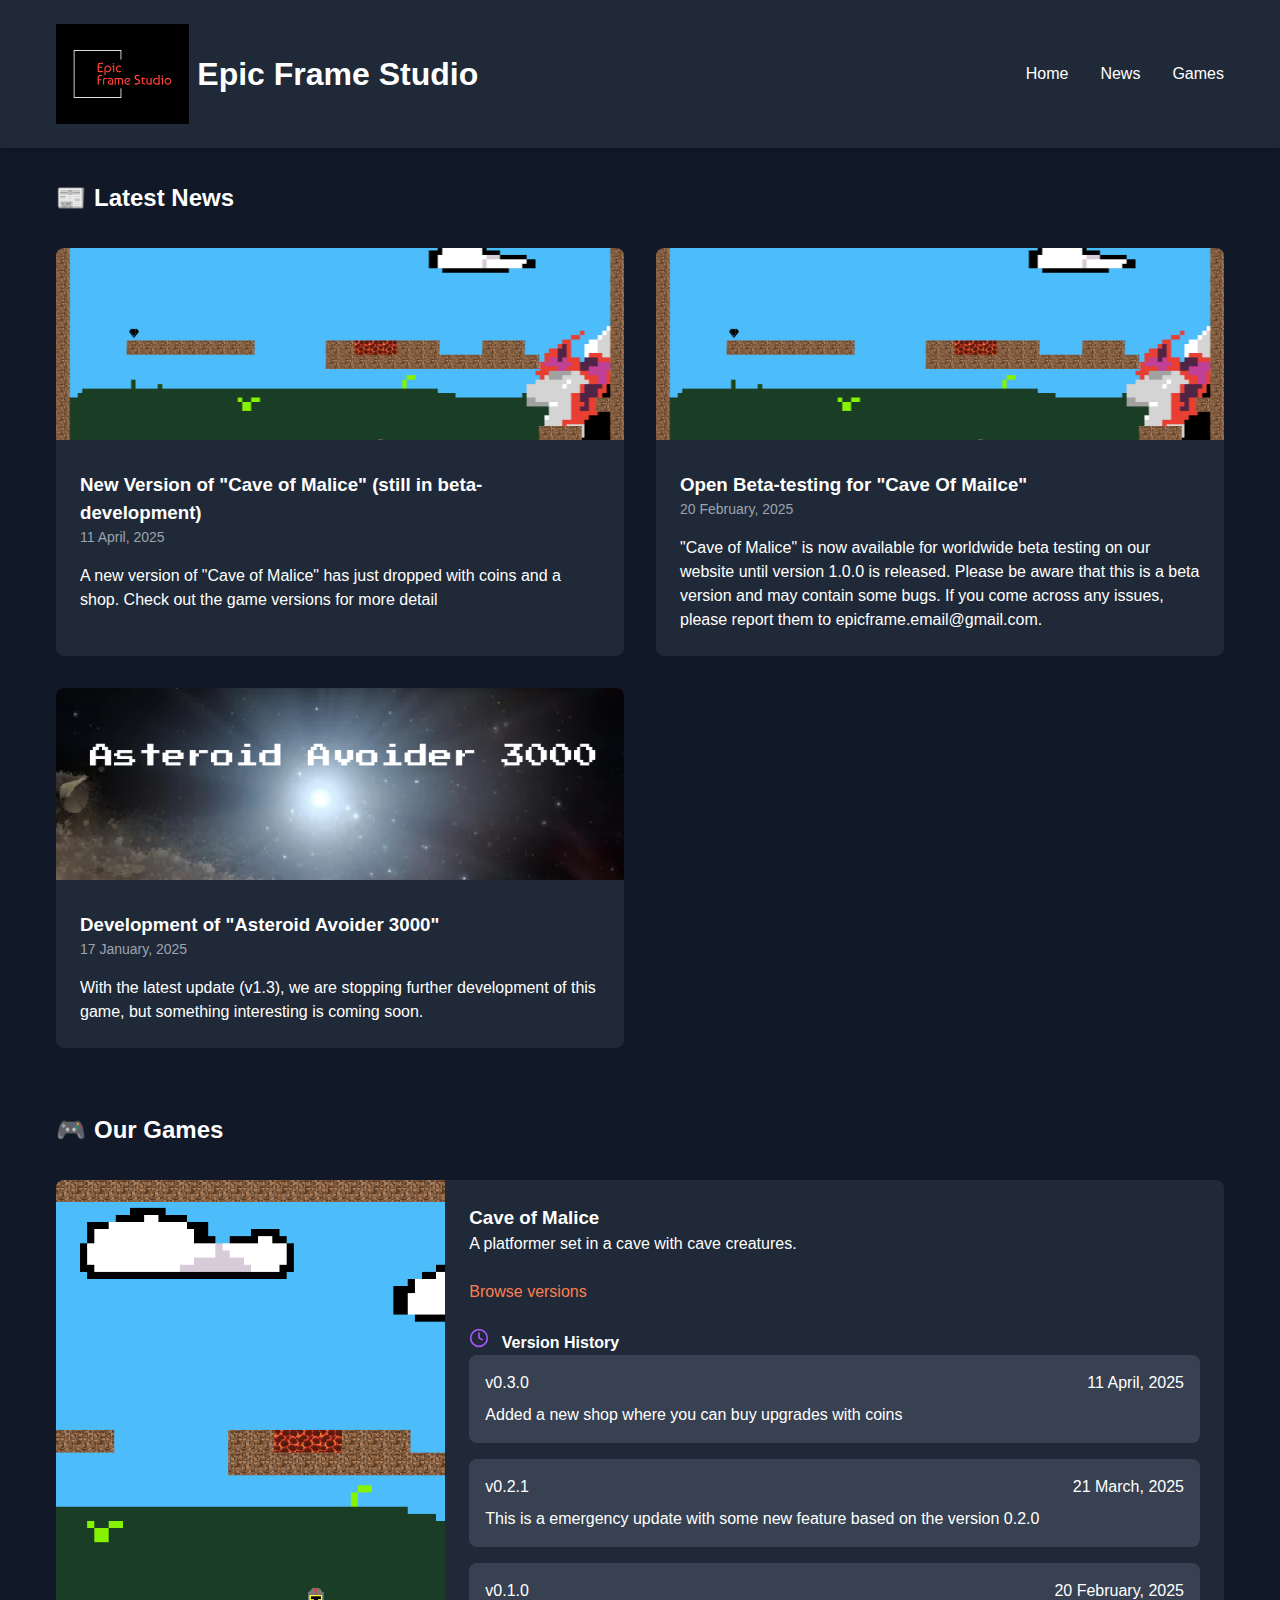
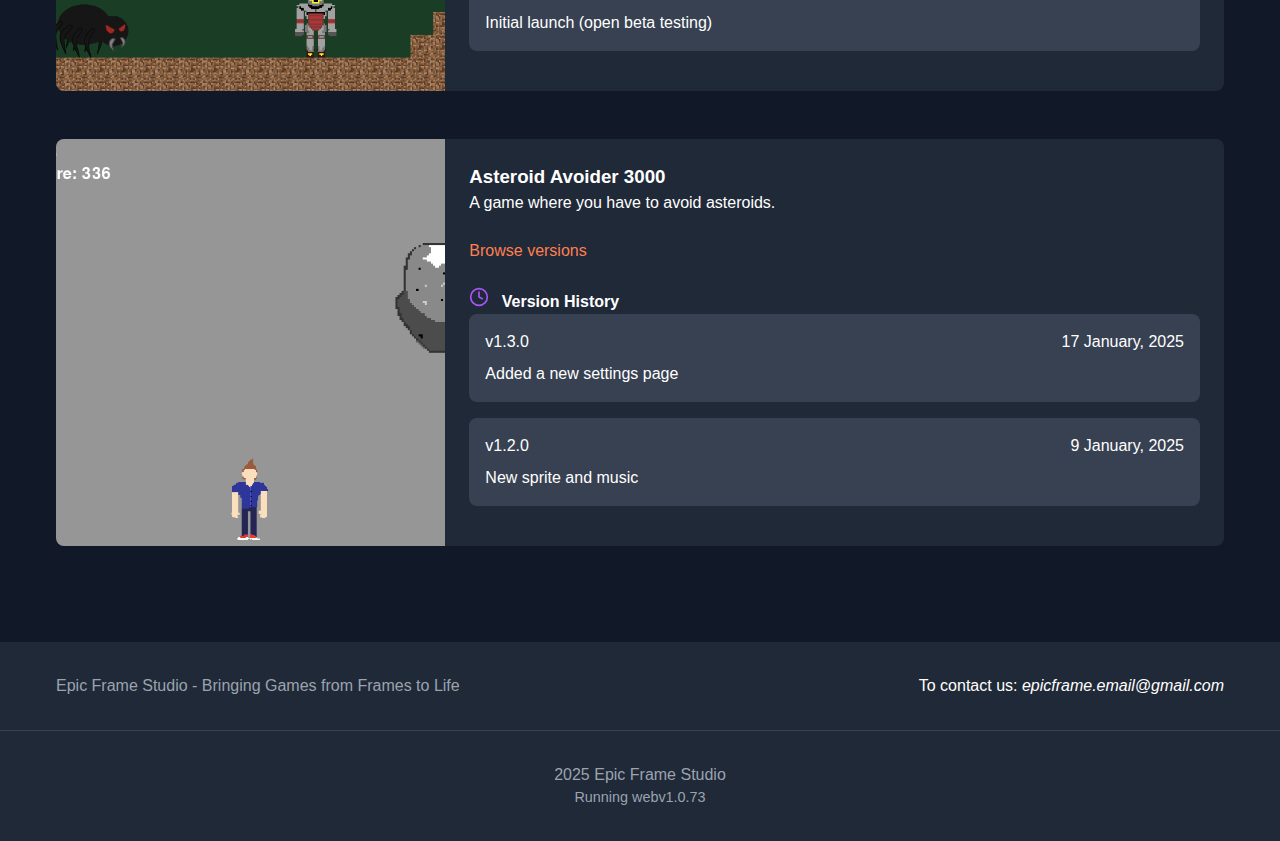
<file: index.html>
<!DOCTYPE html>
<html lang="en">
<head>
    <meta charset="UTF-8">
    <meta name="viewport" content="width=device-width, initial-scale=1.0">
    <title>Epic Frame Studio</title>
    <link rel="stylesheet" href="style.css">
    <link rel="stylesheet" href="countdown.css">
</head>
<body>

    <header>
        <div class="container flex-between">
            <div class="logo-container">
                <img src="Assets/logo-1.png" alt="Logo" height="100px" width="auto">
                <h1>Epic Frame Studio</h1>
            </div>
            <nav>
                <ul class="nav-links">
                    <li><a href="index.html">Home</a></li>
                    <li><a href="news.html">News</a></li>
                    <li><a href="#gamesSection">Games</a></li>
                </ul>
            </nav>
        </div>
    </header>

    <main>
        <div class="container">
            <!-- <h1 id="title">Countdown till next update</h1> -->
            <!-- <div id="countdown" class="countdown-container"></div> -->
            <section class="section" id="sneakPeekSection" style="margin: 0;"></section>

            <section class="section" id="newsSection">
                <h2 class="section-header"><span class="icon">📰</span> Latest News</h2>
                <div id="newsContainer" class="news-grid"></div>
            </section>

            <section class="section" id="gamesSection">
                <h2 class="section-header"><span class="icon">🎮</span> Our Games</h2>
                <div id="gamesContainer"></div>
            </section>


            <!-- <section class="section" id="aboutSection">
                <h2 class="section-header"><span class="icon">ℹ️</span> About Us</h2>

            </section> -->

        </div>
    </main>

    <footer>
        <div class="container footer-content">
            <div class="footer-info">
                <p>Epic Frame Studio - Bringing Games from Frames to Life</p>
            </div>
            <div class="mail">
                To contact us: <i id="mail-adress">epicframe.email@gmail.com</i>
            </div>
        </div>
        <div id="footer" class="footer-bottom">
            
        </div>
    </footer>
    <script src="script.js"></script>
    <script src="countdown.js"></script>
    <script>
        const currentYear = new Date().getFullYear();

        // createCountdown("countdown", [
        //     new Date(`April 11, ${currentYear} 16:00:00`).getTime()
        // ]);

        renderMainNews();
        renderGames();

        setInterval(render, 1000)
    </script>
</body>
</html>
</file>
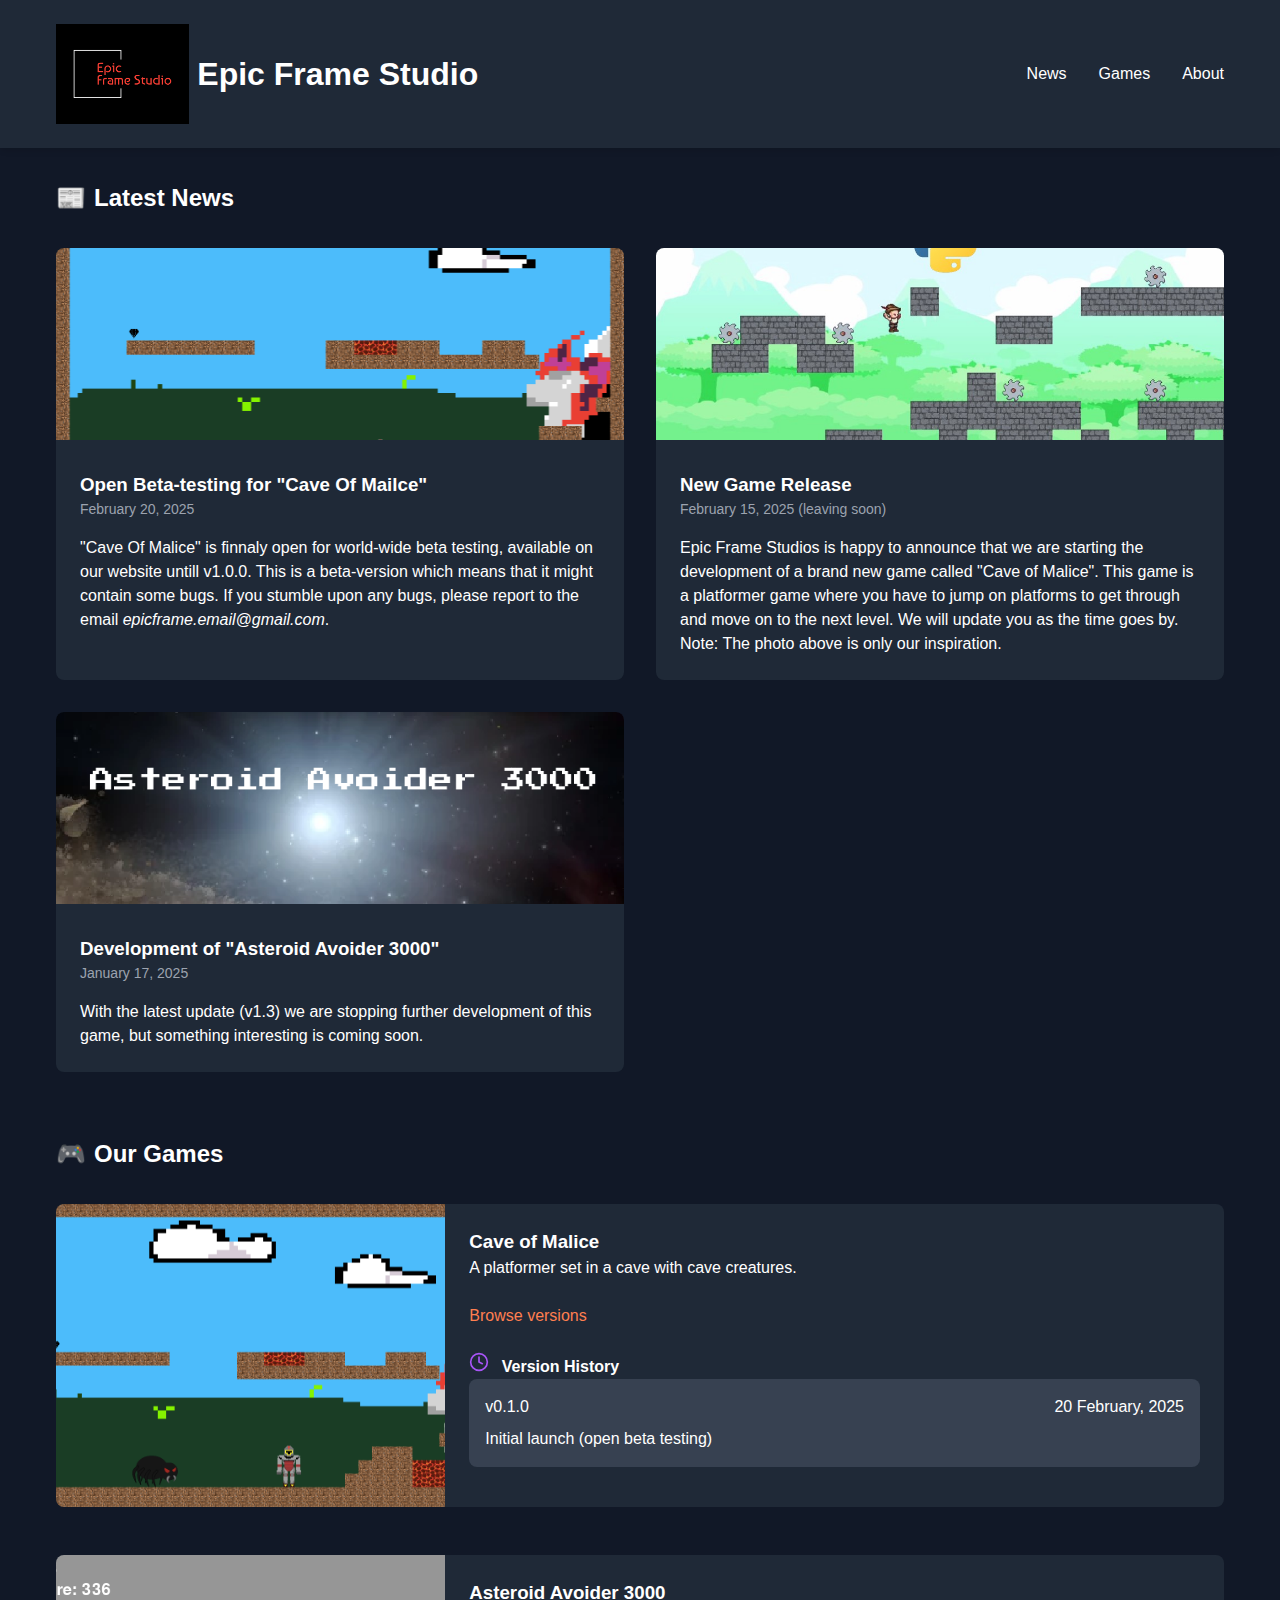
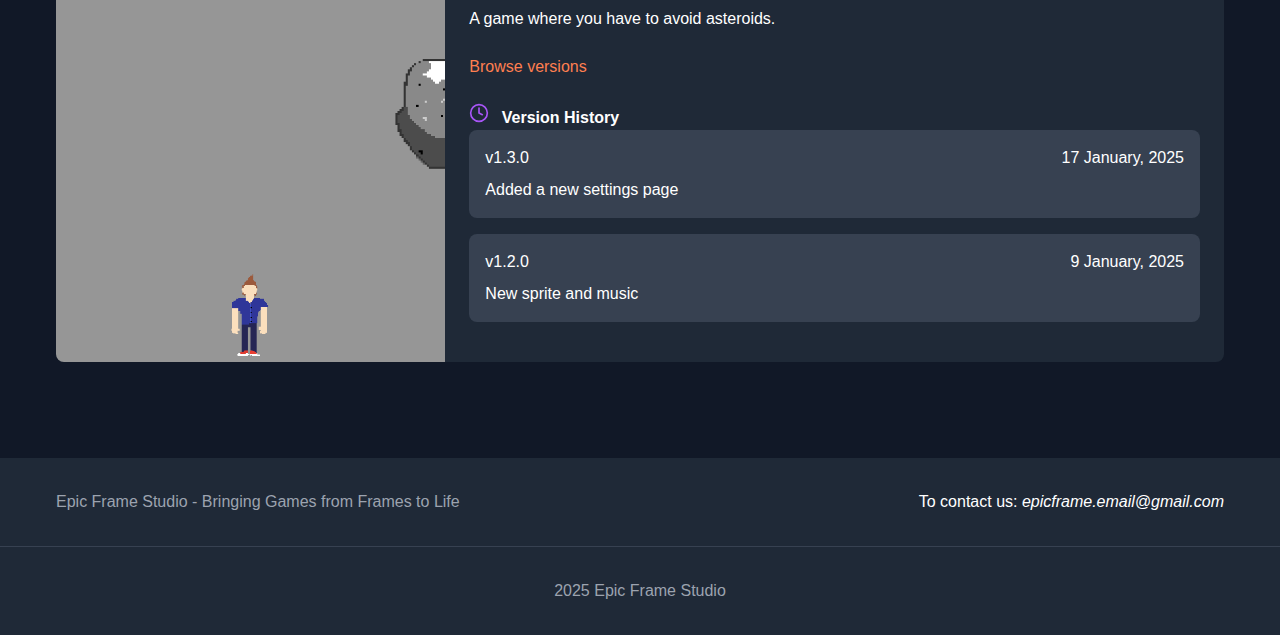
<file: Website/index.html>
<!DOCTYPE html>
<html lang="en">
<head>
    <meta charset="UTF-8">
    <meta name="viewport" content="width=device-width, initial-scale=1.0">
    <title>Epic Frame Studio</title>
    <link rel="stylesheet" href="style.css">
</head>
<body>

    <header>
        <div class="container flex-between">
            <div class="logo-container">
                <img src="Assets/logo-1.png" alt="Logo" height="100px" width="auto">
                <h1>Epic Frame Studio</h1>
            </div>
            <nav>
                <ul class="nav-links">
                    <li><a href="#newsSection">News</a></li>
                    <li><a href="#gamesSection">Games</a></li>
                    <li><a href="about.html">About</a></li>
                </ul>
            </nav>
        </div>
    </header>

    <main>
        <div class="container">

            <section class="section" id="newsSection">
                <h2 class="section-header"><span class="icon">📰</span> Latest News</h2>
                <div id="newsContainer" class="news-grid"></div>
            </section>

            <section class="section" id="gamesSection">
                <h2 class="section-header"><span class="icon">🎮</span> Our Games</h2>
                <div id="gamesContainer"></div>
            </section>


            <!-- <section class="section" id="aboutSection">
                <h2 class="section-header"><span class="icon">ℹ️</span> About Us</h2>

            </section> -->

        </div>
    </main>

    <footer>
        <div class="container footer-content">
            <div class="footer-info">
                <p>Epic Frame Studio - Bringing Games from Frames to Life</p>
            </div>
            <div class="mail">
                To contact us: <i id="mail-adress">epicframe.email@gmail.com</i>
            </div>
        </div>
        <div class="footer-bottom">
            <p>2025 Epic Frame Studio</p>
        </div>
    </footer>
    <script src="script.js"></script>
</body>
</html>
</file>
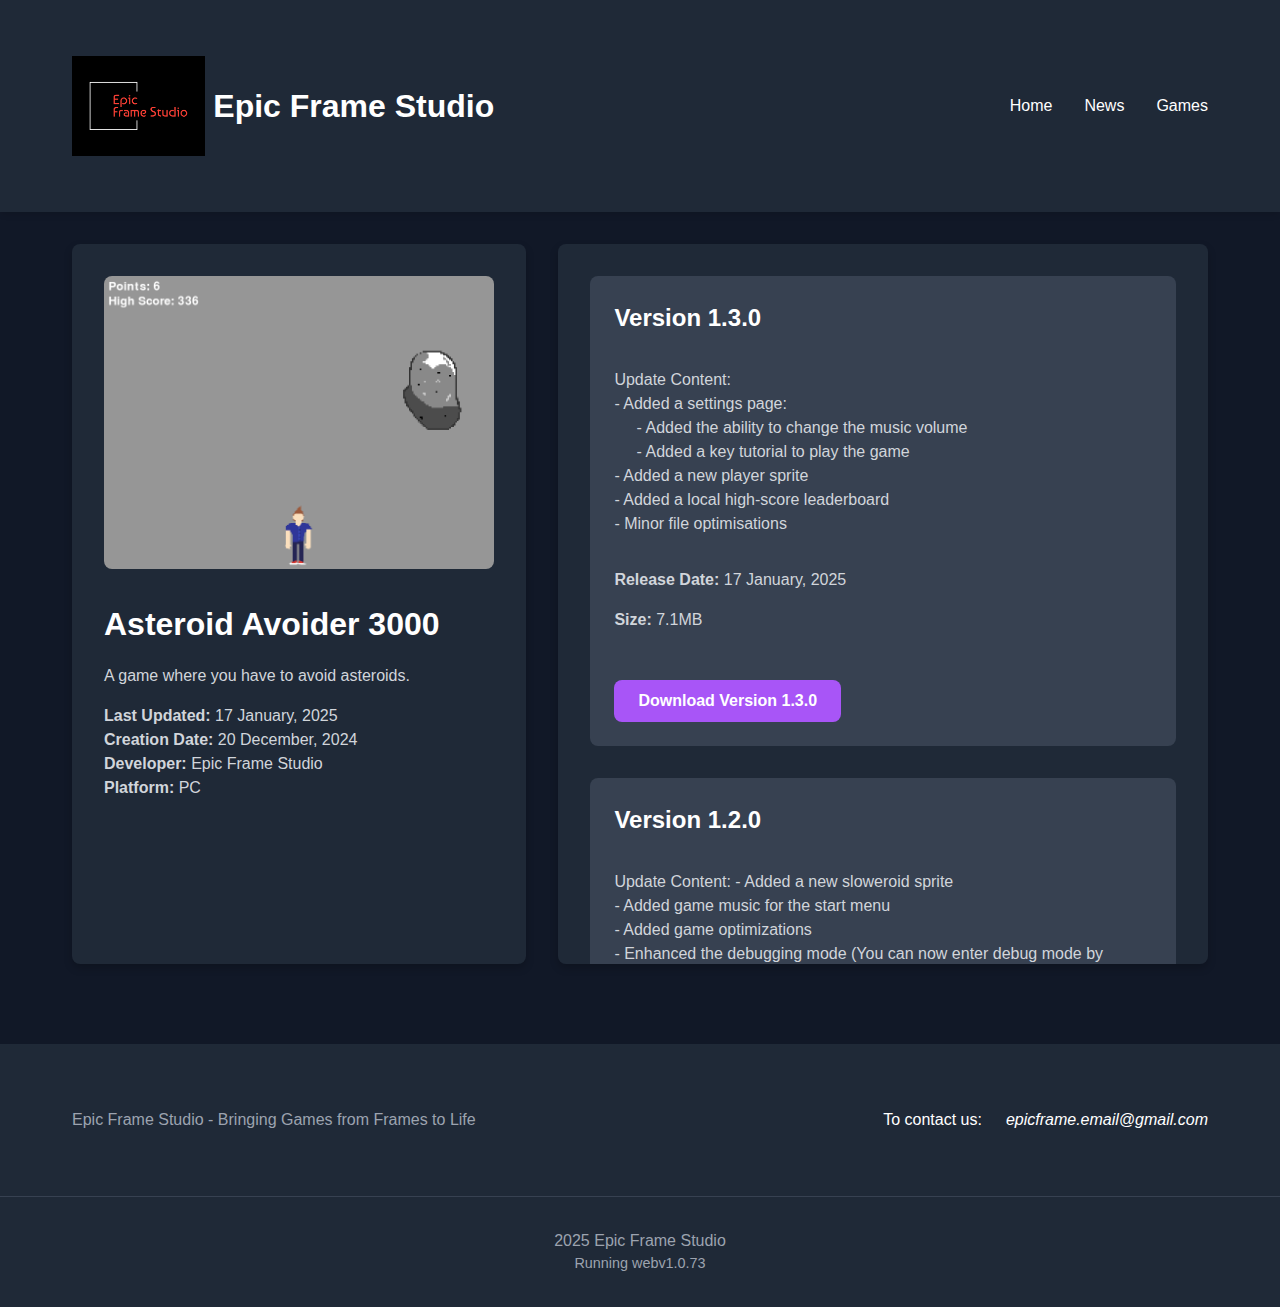
<file: asteroid_avoider.html>
<!DOCTYPE html>
<html lang="en">

<head>
    <meta charset="UTF-8">
    <meta name="viewport" content="width=device-width, initial-scale=1.0">
    <title>Epic Frame Studio - Game Versions</title>
    <style>
        :root {
            --color-purple: #a855f7;
            --color-gray-700: #374151;
            --color-gray-800: #1f2937;
            --color-gray-900: #111827;
        }

        * {
            margin: 0;
            padding: 0;
            box-sizing: border-box;
        }

        body {
            font-family: -apple-system, BlinkMacSystemFont, "Segoe UI", Roboto, "Helvetica Neue", Arial, sans-serif;
            background-color: var(--color-gray-900);
            color: white;
            line-height: 1.5;
            /* display: flex;
            flex-direction: column;
            min-height: 100vh; */
        }

        .container {
          max-width: 1200px;
          margin: 0 auto;
          padding: 0 1rem;
        }

        header {
            background-color: var(--color-gray-800);
            padding: 1.5rem 0;
            box-shadow: 0 4px 6px -1px rgba(0, 0, 0, 0.1);
        }

        #header-id {
          justify-content: space-between;
        }

        .flex-between {
            display: flex;
            justify-content: space-between;
            align-items: center;
        }

        .logo-container {
            display: flex;
            align-items: center;
            gap: 0.5rem;
        }

        .game-controller {
            color: var(--color-purple);
        }

        .nav-links {
            display: none;
            list-style-type: none;
        }

        @media (min-width: 768px) {
            .nav-links {
                display: flex;
                gap: 2rem;
            }
        }

        .nav-links a {
            color: white;
            text-decoration: none;
            transition: color 0.3s;
        }

        .nav-links a:hover {
            color: var(--color-purple);
        }

        /* Layout */
        .container {
            display: flex;
            flex-wrap: wrap;
            justify-content: center;
            padding: 2rem;
            flex-grow: 1;
        }

        /* Left Side */
        .game-info {
            width: 40%;
            background-color: var(--color-gray-800);
            border-radius: 0.5rem;
            margin-right: 2rem;
            padding: 2rem;
            box-shadow: 0 4px 8px rgba(0, 0, 0, 0.2);
        }

        .game-info img {
            width: 100%;
            height: auto;
            border-radius: 0.5rem;
            margin-bottom: 1.5rem;
        }

        .game-info h1 {
            font-size: 2rem;
            font-weight: bold;
            margin-bottom: 1rem;
        }

        .game-info p {
            font-size: 1rem;
            color: #d1d5db;
        }

        .game-stats {
            font-size: 0.9rem;
            color: #9ca3af;
            margin-top: 1rem;
        }

        /* Right Side */
        .versions-list {
            width: 50%;
            background-color: var(--color-gray-800);
            border-radius: 0.5rem;
            padding: 2rem;
            box-shadow: 0 4px 8px rgba(0, 0, 0, 0.2);
            max-height: 80vh;
            overflow-y: auto;
            flex-grow: 1;
        }

        .version-card {
            margin-bottom: 2rem;
            padding: 1.5rem;
            background-color: var(--color-gray-700);
            border-radius: 0.5rem;
            transition: transform 0.3s;
            display: flex;
            flex-direction: column;
            gap: 1rem;
        }

        .version-card:hover {
            transform: scale(1.05);
        }

        .version-card h3 {
            font-size: 1.5rem;
            font-weight: bold;
            color: white;
            margin-bottom: 1rem;
        }

        .version-card p {
            color: #d1d5db;
            font-size: 1rem;
            margin-bottom: 1rem;
            word-wrap: break-word;
            white-space: normal;
        }

        .version-card .version-info {
            color: #9ca3af;
            font-size: 0.9rem;
            margin-bottom: 1rem;
        }

        .download-btn {
            background-color: var(--color-purple);
            color: white;
            border: none;
            padding: 0.75rem 1.5rem;
            font-size: 1rem;
            font-weight: bold;
            border-radius: 0.5rem;
            cursor: pointer;
            transition: background-color 0.3s;
            align-self: flex-start;
            min-width: 200px;
        }

        .download-btn:hover {
            background-color: #9333ea;
        }

        /* Footer */
        footer {
            background-color: var(--color-gray-800);
            padding: 2rem 0;
            margin-top: 3rem;
        }

        .footer-content {
            display: flex;
            flex-direction: column;
            align-items: center;
            gap: 1rem;
            margin-bottom: 2rem;
        }

        @media (min-width: 768px) {
            .footer-content {
                flex-direction: row;
                justify-content: space-between;
                text-align: center;
            }
        }

        .footer-info {
            text-align: center;
            color: #9ca3af;
        }

        .mail {
            display: flex;
            gap: 1.5rem;
        }

        .footer-bottom {
            text-align: center;
            padding-top: 2rem;
            border-top: 1px solid var(--color-gray-700);
            color: #9ca3af;
        }

        /* Responsive */
        @media (max-width: 768px) {
            .container {
                flex-direction: column;
                align-items: center;
            }

            .game-info,
            .versions-list {
                width: 90%;
                margin-right: 0;
                margin-bottom: 2rem;
            }
        }
    </style>
</head>

<body>

    <header>
        <div id="header-id" class="container flex-between">
            <div class="logo-container">
                <img src="Assets/logo-1.png" alt="Logo" height="100px" width="auto">
                <h1>Epic Frame Studio</h1>
            </div>
            <nav>
                <ul class="nav-links">
                    <li><a href="index.html">Home</a></li>
                    <li><a href="news.html">News</a></li>
                    <li><a href="index.html#gamesSection">Games</a></li>
                </ul>
            </nav>
        </div>
    </header>

    <main>
        <div class="container">
            <div class="game-info">
                <img src="Assets/AA3000.png" alt="Asteroid Avoider 3000">
                <h1>Asteroid Avoider 3000</h1>
                <p>A game where you have to avoid asteroids.</p>
                <div class="game-stats">
                    <p><strong>Last Updated:</strong> 17 January, 2025</p>
                    <p><strong>Creation Date:</strong> 20 December, 2024</p>
                    <p><strong>Developer:</strong> Epic Frame Studio</p>
                    <p><strong>Platform:</strong> PC</p>
                </div>
            </div>

            <div class="versions-list" id="versionsContainer">

            </div>
        </div>
    </main>

    <footer>
        <div class="container footer-content">
            <div class="footer-info">
                <p>Epic Frame Studio - Bringing Games from Frames to Life</p>
            </div>
            <div class="mail">
                To contact us: <i id="mail-adress">epicframe.email@gmail.com</i>
            </div>
        </div>
        <div id="footer" class="footer-bottom">
            
        </div>
    </footer>
    <script src="script.js"></script>
    <script>
        renderVersions("Asteroid_Avoider_3000");
    </script>
</body>

</html>
</file>
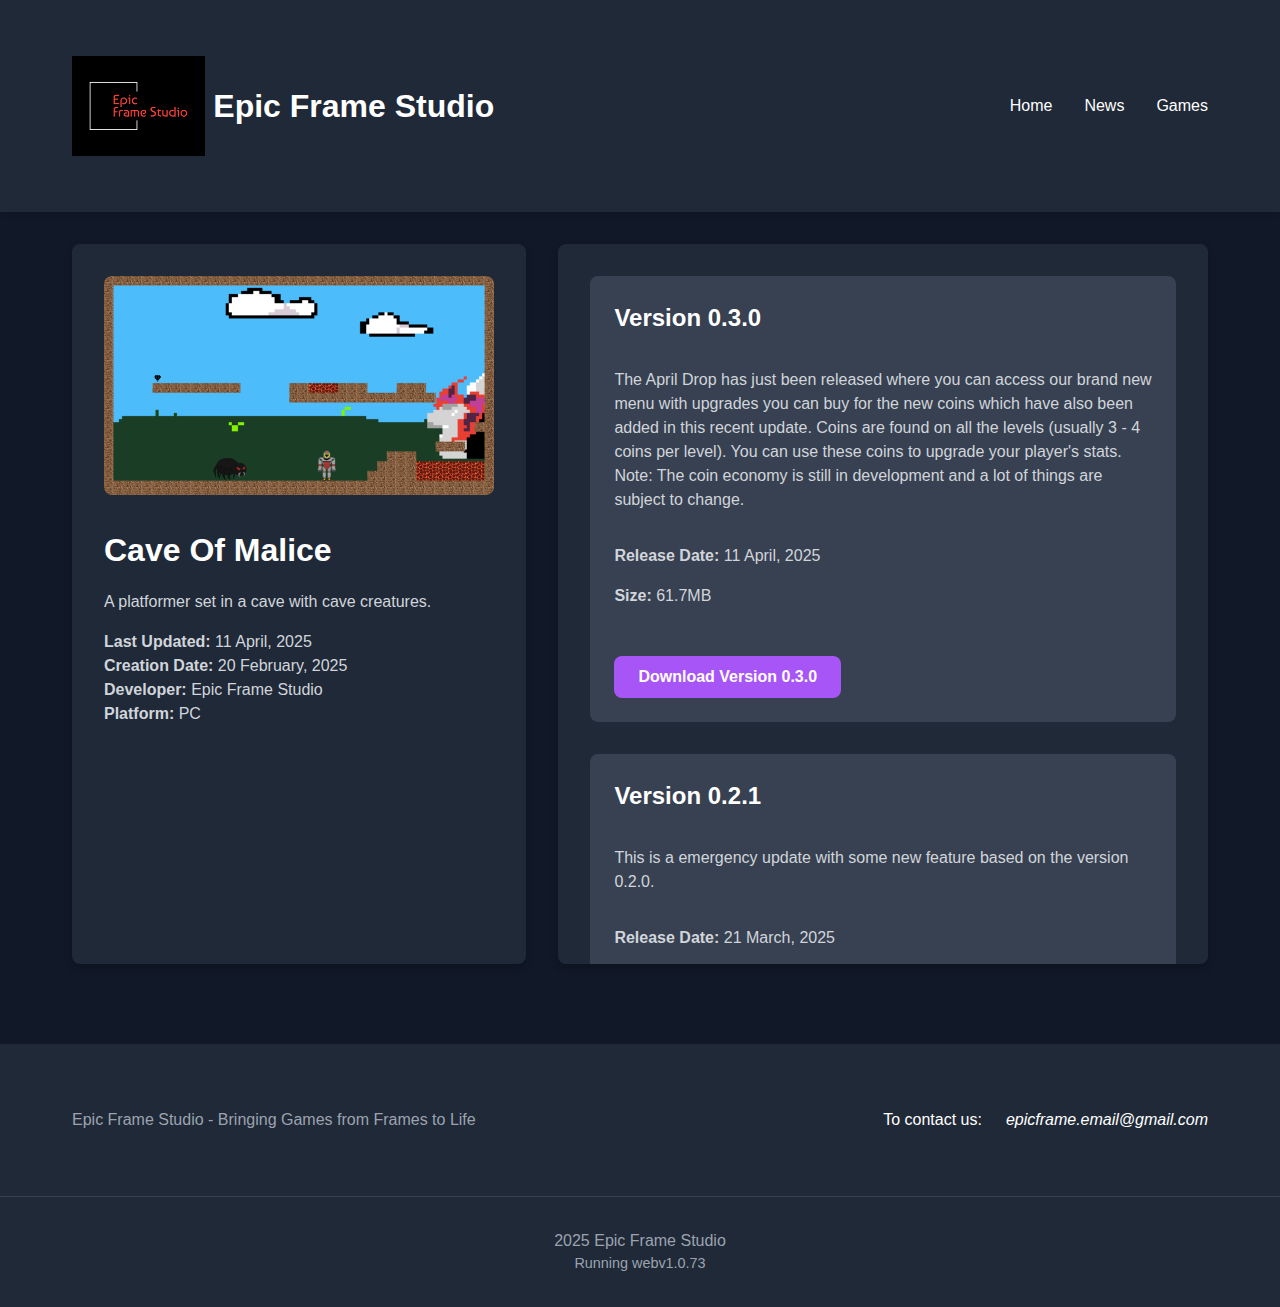
<file: cave_of_malice.html>
<!DOCTYPE html>
<html lang="en">

<head>
    <meta charset="UTF-8">
    <meta name="viewport" content="width=device-width, initial-scale=1.0">
    <title>Epic Frame Studio - Game Versions</title>
    <style>
        :root {
            --color-purple: #a855f7;
            --color-gray-700: #374151;
            --color-gray-800: #1f2937;
            --color-gray-900: #111827;
        }

        * {
            margin: 0;
            padding: 0;
            box-sizing: border-box;
        }

        body {
            font-family: -apple-system, BlinkMacSystemFont, "Segoe UI", Roboto, "Helvetica Neue", Arial, sans-serif;
            background-color: var(--color-gray-900);
            color: white;
            line-height: 1.5;
            /* display: flex;
            flex-direction: column;
            min-height: 100vh; */
        }

        .container {
          max-width: 1200px;
          margin: 0 auto;
          padding: 0 1rem;
        }

        header {
            background-color: var(--color-gray-800);
            padding: 1.5rem 0;
            box-shadow: 0 4px 6px -1px rgba(0, 0, 0, 0.1);
        }

        #header-id {
          justify-content: space-between;
        }

        .flex-between {
            display: flex;
            justify-content: space-between;
            align-items: center;
        }

        .logo-container {
            display: flex;
            align-items: center;
            gap: 0.5rem;
        }

        .game-controller {
            color: var(--color-purple);
        }

        .nav-links {
            display: none;
            list-style-type: none;
        }

        @media (min-width: 768px) {
            .nav-links {
                display: flex;
                gap: 2rem;
            }
        }

        .nav-links a {
            color: white;
            text-decoration: none;
            transition: color 0.3s;
        }

        .nav-links a:hover {
            color: var(--color-purple);
        }

        /* Layout */
        .container {
            display: flex;
            flex-wrap: wrap;
            justify-content: center;
            padding: 2rem;
            flex-grow: 1;
        }

        /* Left Side */
        .game-info {
            width: 40%;
            background-color: var(--color-gray-800);
            border-radius: 0.5rem;
            margin-right: 2rem;
            padding: 2rem;
            box-shadow: 0 4px 8px rgba(0, 0, 0, 0.2);
        }

        .game-info img {
            width: 100%;
            height: auto;
            border-radius: 0.5rem;
            margin-bottom: 1.5rem;
        }

        .game-info h1 {
            font-size: 2rem;
            font-weight: bold;
            margin-bottom: 1rem;
        }

        .game-info p {
            font-size: 1rem;
            color: #d1d5db;
        }

        .game-stats {
            font-size: 0.9rem;
            color: #9ca3af;
            margin-top: 1rem;
        }

        /* Right Side */
        .versions-list {
            width: 50%;
            background-color: var(--color-gray-800);
            border-radius: 0.5rem;
            padding: 2rem;
            box-shadow: 0 4px 8px rgba(0, 0, 0, 0.2);
            max-height: 80vh;
            overflow-y: auto;
            flex-grow: 1;
        }

        .version-card {
            margin-bottom: 2rem;
            padding: 1.5rem;
            background-color: var(--color-gray-700);
            border-radius: 0.5rem;
            transition: transform 0.3s;
            display: flex;
            flex-direction: column;
            gap: 1rem;
        }

        .version-card:hover {
            transform: scale(1.05);
        }

        .version-card h3 {
            font-size: 1.5rem;
            font-weight: bold;
            color: white;
            margin-bottom: 1rem;
        }

        .version-card p {
            color: #d1d5db;
            font-size: 1rem;
            margin-bottom: 1rem;
            word-wrap: break-word;
            white-space: normal;
        }

        .version-card .version-info {
            color: #9ca3af;
            font-size: 0.9rem;
            margin-bottom: 1rem;
        }

        .download-btn {
            background-color: var(--color-purple);
            color: white;
            border: none;
            padding: 0.75rem 1.5rem;
            font-size: 1rem;
            font-weight: bold;
            border-radius: 0.5rem;
            cursor: pointer;
            transition: background-color 0.3s;
            align-self: flex-start;
            min-width: 200px;
        }

        .download-btn:hover {
            background-color: #9333ea;
        }

        /* Footer */
        footer {
            background-color: var(--color-gray-800);
            padding: 2rem 0;
            margin-top: 3rem;
        }

        .footer-content {
            display: flex;
            flex-direction: column;
            align-items: center;
            gap: 1rem;
            margin-bottom: 2rem;
        }

        @media (min-width: 768px) {
            .footer-content {
                flex-direction: row;
                justify-content: space-between;
                text-align: center;
            }
        }

        .footer-info {
            text-align: center;
            color: #9ca3af;
        }

        .email {
            display: flex;
            gap: 1.5rem;
        }

        .footer-bottom {
            text-align: center;
            padding-top: 2rem;
            border-top: 1px solid var(--color-gray-700);
            color: #9ca3af;
        }

        /* Responsive */
        @media (max-width: 768px) {
            .container {
                flex-direction: column;
                align-items: center;
            }

            .game-info,
            .versions-list {
                width: 90%;
                margin-right: 0;
                margin-bottom: 2rem;
            }
        }
    </style>
</head>

<body>

    <header>
        <div id="header-id" class="container flex-between">
            <div class="logo-container">
                <img src="Assets/logo-1.png" alt="Logo" height="100px" width="auto">
                <h1>Epic Frame Studio</h1>
            </div>
            <nav>
                <ul class="nav-links">
                    <li><a href="index.html">Home</a></li>
                    <li><a href="news.html">News</a></li>
                    <li><a href="index.html#gamesSection">Games</a></li>
                </ul>
            </nav>
        </div>
    </header>

    <main>
        <div class="container">
            <div class="game-info">
                <img src="Assets/COM.png" alt="Cave Of Malice">
                <h1>Cave Of Malice</h1>
                <p>A platformer set in a cave with cave creatures.</p>
                <div class="game-stats">
                    <p><strong>Last Updated:</strong> 11 April, 2025</p>
                    <p><strong>Creation Date:</strong> 20 February, 2025</p>
                    <p><strong>Developer:</strong> Epic Frame Studio</p>
                    <p><strong>Platform:</strong> PC</p>
                </div>
            </div>

            <div class="versions-list" id="versionsContainer">

            </div>
        </div>
    </main>

    <footer>
        <div class="container footer-content">
            <div class="footer-info">
                <p>Epic Frame Studio - Bringing Games from Frames to Life</p>
            </div>
            <div class="email">
                To contact us: <i>epicframe.email@gmail.com</i>
            </div>
        </div>
        <div id="footer" class="footer-bottom">

        </div>
    </footer>
    <script src="script.js"></script>
    <script>
        renderVersions("Cave_Of_Malice");
    </script>
</body>

</html>
</file>
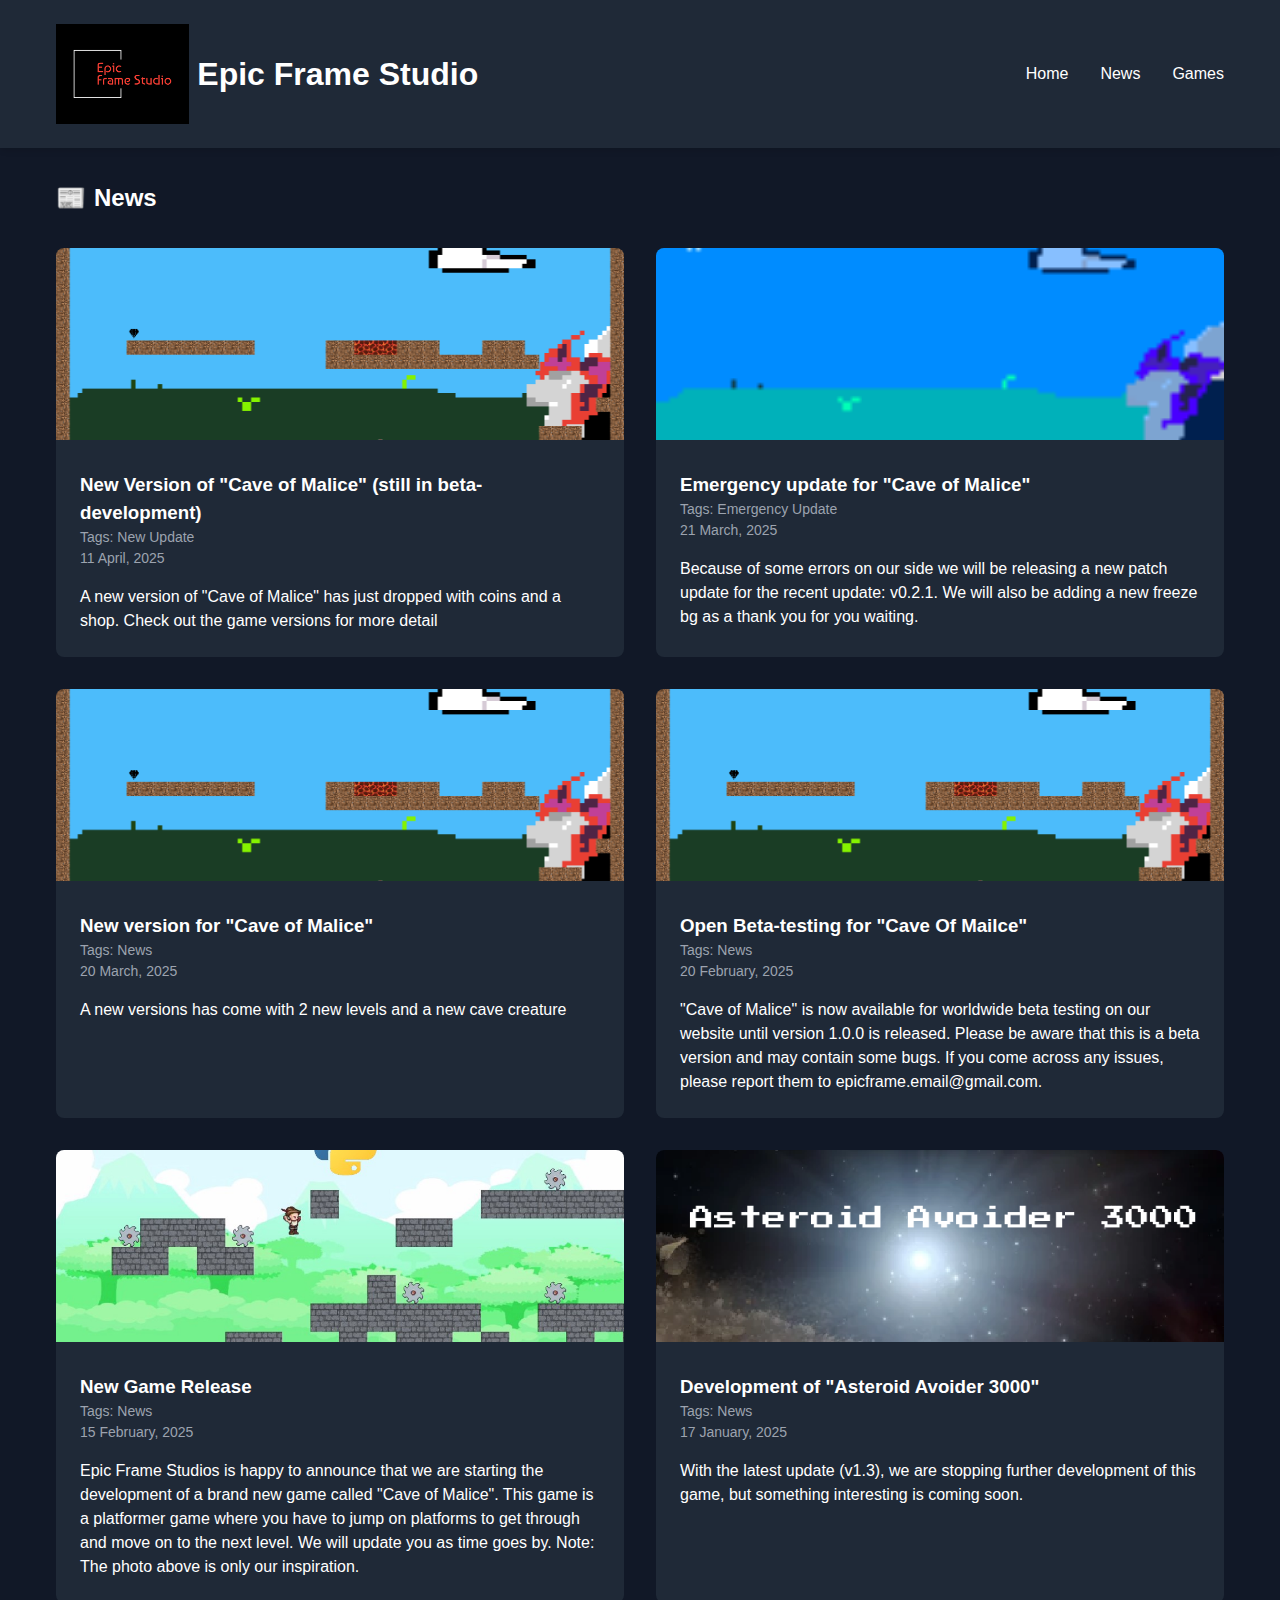
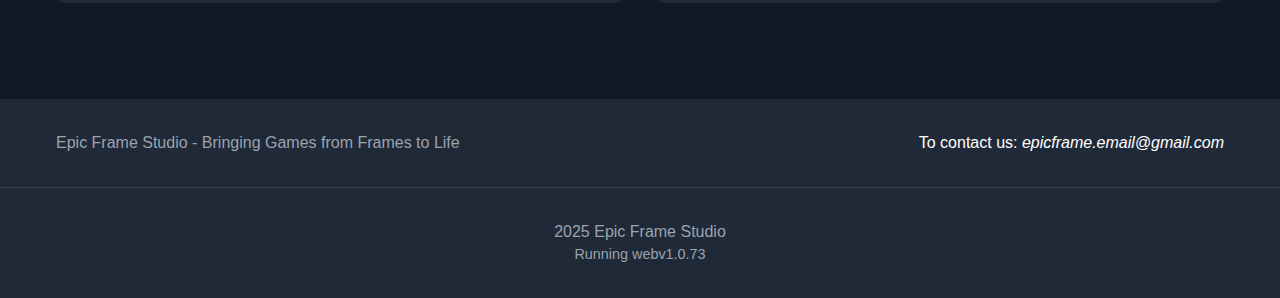
<file: news.html>
<!DOCTYPE html>
<html lang="en">
<head>
    <meta charset="UTF-8">
    <meta name="viewport" content="width=device-width, initial-scale=1.0">
    <title>Epic Frame Studio</title>
    <link rel="stylesheet" href="style.css">
    <link rel="stylesheet" href="countdown.css">
</head>
<body>

    <header>
        <div class="container flex-between">
            <div class="logo-container">
                <img src="Assets/logo-1.png" alt="Logo" height="100px" width="auto">
                <h1>Epic Frame Studio</h1>
            </div>
            <nav>
                <ul class="nav-links">
                    <li><a href="index.html">Home</a></li>
                    <li><a href="news.html">News</a></li>
                    <li><a href="index.html#gamesSection">Games</a></li>
                </ul>
            </nav>
        </div>
    </header>

    <main>
        <div class="container">
            <!-- <h1 id="title">Countdown till next update</h1> -->
            <!-- <div id="countdown" class="countdown-container"></div> -->
            <section class="section" id="sneakPeekSection" style="margin: 0;"></section>

            <section class="section" id="newsSection">
                <h2 class="section-header"><span class="icon">📰</span> News</h2>
                <div id="newsContainer" class="news-grid"></div>
            </section>
        </div>
    </main>

    <footer>
        <div class="container footer-content">
            <div class="footer-info">
                <p>Epic Frame Studio - Bringing Games from Frames to Life</p>
            </div>
            <div class="mail">
                To contact us: <i id="mail-adress">epicframe.email@gmail.com</i>
            </div>
        </div>
        <div id="footer" class="footer-bottom">
            
        </div>
    </footer>
    <script src="script.js"></script>
    <script src="countdown.js"></script>
    <script>
        const currentYear = new Date().getFullYear();

        // createCountdown("countdown", [
        //     new Date(`April 11, ${currentYear} 16:00:00`).getTime()
        // ]);
        
        renderNews();
        setInterval(render, 1000)
    </script>
</body>
</html>
</file>
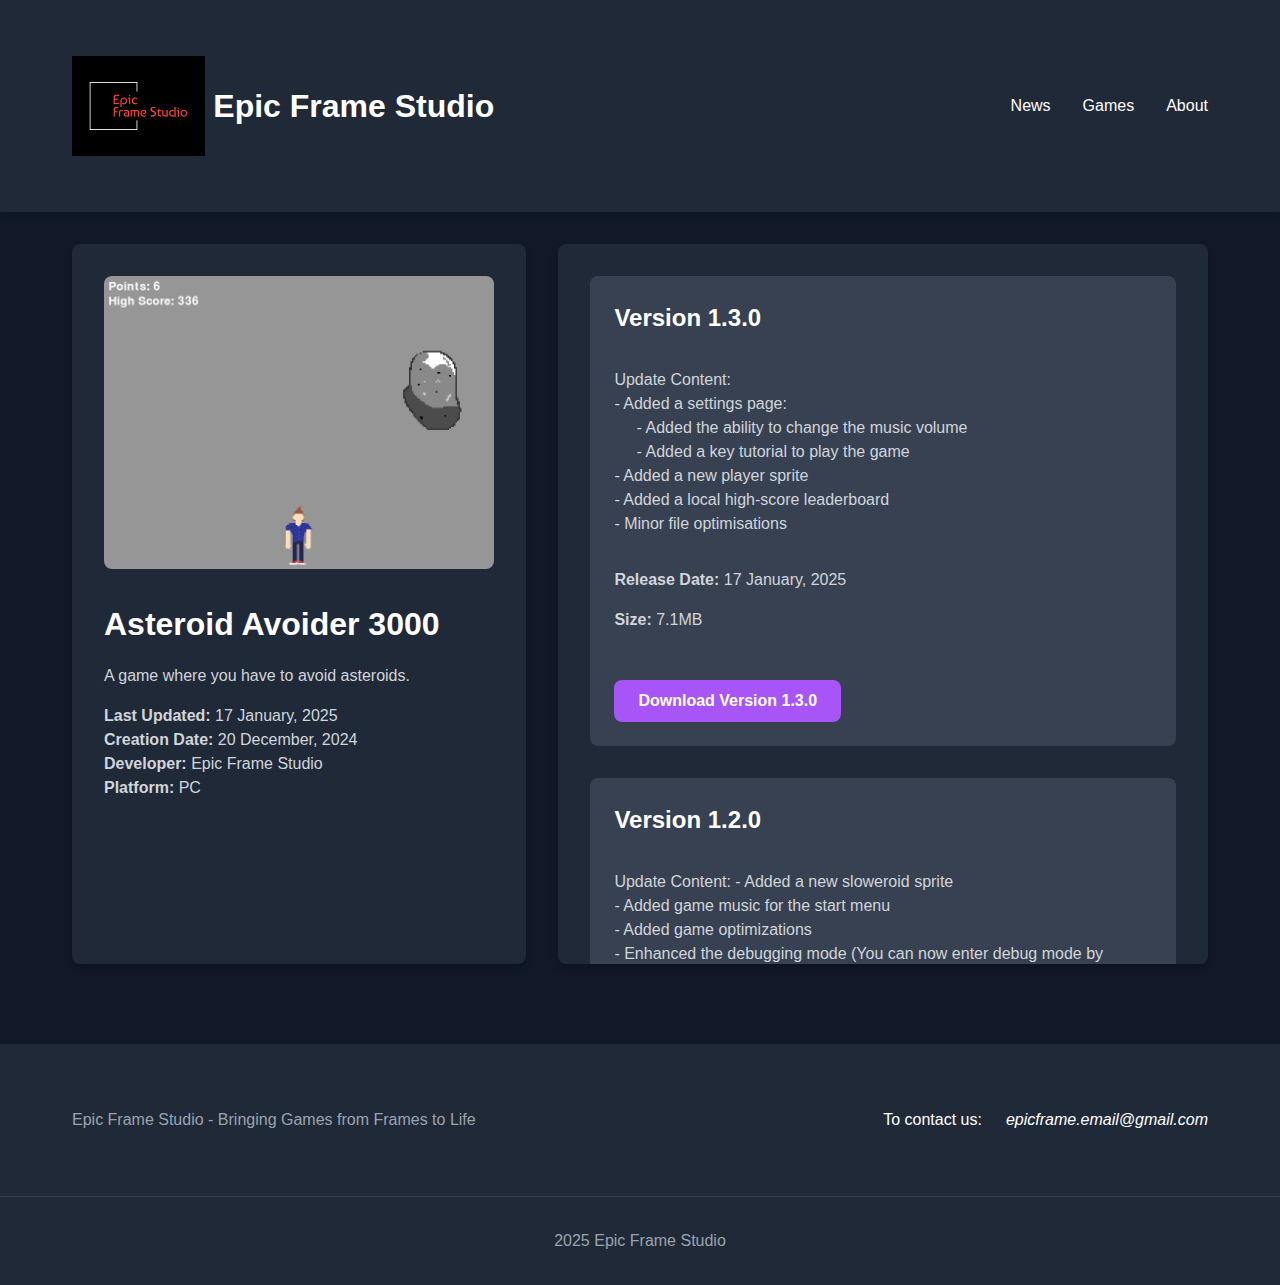
<file: Website/asteroid_avoider.html>
<!DOCTYPE html>
<html lang="en">

<head>
    <meta charset="UTF-8">
    <meta name="viewport" content="width=device-width, initial-scale=1.0">
    <title>Epic Frame Studio - Game Versions</title>
    <style>
        :root {
            --color-purple: #a855f7;
            --color-gray-700: #374151;
            --color-gray-800: #1f2937;
            --color-gray-900: #111827;
        }

        * {
            margin: 0;
            padding: 0;
            box-sizing: border-box;
        }

        body {
            font-family: -apple-system, BlinkMacSystemFont, "Segoe UI", Roboto, "Helvetica Neue", Arial, sans-serif;
            background-color: var(--color-gray-900);
            color: white;
            line-height: 1.5;
            /* display: flex;
            flex-direction: column;
            min-height: 100vh; */
        }

        .container {
          max-width: 1200px;
          margin: 0 auto;
          padding: 0 1rem;
        }

        header {
            background-color: var(--color-gray-800);
            padding: 1.5rem 0;
            box-shadow: 0 4px 6px -1px rgba(0, 0, 0, 0.1);
        }

        #header-id {
          justify-content: space-between;
        }

        .flex-between {
            display: flex;
            justify-content: space-between;
            align-items: center;
        }

        .logo-container {
            display: flex;
            align-items: center;
            gap: 0.5rem;
        }

        .game-controller {
            color: var(--color-purple);
        }

        .nav-links {
            display: none;
            list-style-type: none;
        }

        @media (min-width: 768px) {
            .nav-links {
                display: flex;
                gap: 2rem;
            }
        }

        .nav-links a {
            color: white;
            text-decoration: none;
            transition: color 0.3s;
        }

        .nav-links a:hover {
            color: var(--color-purple);
        }

        /* Layout */
        .container {
            display: flex;
            flex-wrap: wrap;
            justify-content: center;
            padding: 2rem;
            flex-grow: 1;
        }

        /* Left Side */
        .game-info {
            width: 40%;
            background-color: var(--color-gray-800);
            border-radius: 0.5rem;
            margin-right: 2rem;
            padding: 2rem;
            box-shadow: 0 4px 8px rgba(0, 0, 0, 0.2);
        }

        .game-info img {
            width: 100%;
            height: auto;
            border-radius: 0.5rem;
            margin-bottom: 1.5rem;
        }

        .game-info h1 {
            font-size: 2rem;
            font-weight: bold;
            margin-bottom: 1rem;
        }

        .game-info p {
            font-size: 1rem;
            color: #d1d5db;
        }

        .game-stats {
            font-size: 0.9rem;
            color: #9ca3af;
            margin-top: 1rem;
        }

        /* Right Side */
        .versions-list {
            width: 50%;
            background-color: var(--color-gray-800);
            border-radius: 0.5rem;
            padding: 2rem;
            box-shadow: 0 4px 8px rgba(0, 0, 0, 0.2);
            max-height: 80vh;
            overflow-y: auto;
            flex-grow: 1;
        }

        .version-card {
            margin-bottom: 2rem;
            padding: 1.5rem;
            background-color: var(--color-gray-700);
            border-radius: 0.5rem;
            transition: transform 0.3s;
            display: flex;
            flex-direction: column;
            gap: 1rem;
        }

        .version-card:hover {
            transform: scale(1.05);
        }

        .version-card h3 {
            font-size: 1.5rem;
            font-weight: bold;
            color: white;
            margin-bottom: 1rem;
        }

        .version-card p {
            color: #d1d5db;
            font-size: 1rem;
            margin-bottom: 1rem;
            word-wrap: break-word;
            white-space: normal;
        }

        .version-card .version-info {
            color: #9ca3af;
            font-size: 0.9rem;
            margin-bottom: 1rem;
        }

        .download-btn {
            background-color: var(--color-purple);
            color: white;
            border: none;
            padding: 0.75rem 1.5rem;
            font-size: 1rem;
            font-weight: bold;
            border-radius: 0.5rem;
            cursor: pointer;
            transition: background-color 0.3s;
            align-self: flex-start;
            min-width: 200px;
        }

        .download-btn:hover {
            background-color: #9333ea;
        }

        /* Footer */
        footer {
            background-color: var(--color-gray-800);
            padding: 2rem 0;
            margin-top: 3rem;
        }

        .footer-content {
            display: flex;
            flex-direction: column;
            align-items: center;
            gap: 1rem;
            margin-bottom: 2rem;
        }

        @media (min-width: 768px) {
            .footer-content {
                flex-direction: row;
                justify-content: space-between;
                text-align: center;
            }
        }

        .footer-info {
            text-align: center;
            color: #9ca3af;
        }

        .mail {
            display: flex;
            gap: 1.5rem;
        }

        .footer-bottom {
            text-align: center;
            padding-top: 2rem;
            border-top: 1px solid var(--color-gray-700);
            color: #9ca3af;
        }

        /* Responsive */
        @media (max-width: 768px) {
            .container {
                flex-direction: column;
                align-items: center;
            }

            .game-info,
            .versions-list {
                width: 90%;
                margin-right: 0;
                margin-bottom: 2rem;
            }
        }
    </style>
</head>

<body>

    <header>
        <div id="header-id" class="container flex-between">
            <div class="logo-container">
                <img src="Assets/logo-1.png" alt="Logo" height="100px" width="auto">
                <h1>Epic Frame Studio</h1>
            </div>
            <nav>
                <ul class="nav-links">
                    <li><a href="index.html#newsSection">News</a></li>
                    <li><a href="index.html#gamesSection">Games</a></li>
                    <li><a href="index.html#aboutSection">About</a></li>
                </ul>
            </nav>
        </div>
    </header>

    <main>
        <div class="container">
            <div class="game-info">
                <img src="Assets/AA3000.png" alt="Asteroid Avoider 3000">
                <h1>Asteroid Avoider 3000</h1>
                <p>A game where you have to avoid asteroids.</p>
                <div class="game-stats">
                    <p><strong>Last Updated:</strong> 17 January, 2025</p>
                    <p><strong>Creation Date:</strong> 20 December, 2024</p>
                    <p><strong>Developer:</strong> Epic Frame Studio</p>
                    <p><strong>Platform:</strong> PC</p>
                </div>
            </div>

            <div class="versions-list" id="versionsContainer">

            </div>
        </div>
    </main>

    <footer>
        <div class="container footer-content">
            <div class="footer-info">
                <p>Epic Frame Studio - Bringing Games from Frames to Life</p>
            </div>
            <div class="mail">
                To contact us: <i id="mail-adress">epicframe.email@gmail.com</i>
            </div>
        </div>
        <div class="footer-bottom">
            <p>2025 Epic Frame Studio</p>
        </div>
    </footer>
    <script src="script.js"></script>
    <script>
        renderVersions("Asteroid_Avoider_3000");
    </script>
</body>

</html>
</file>
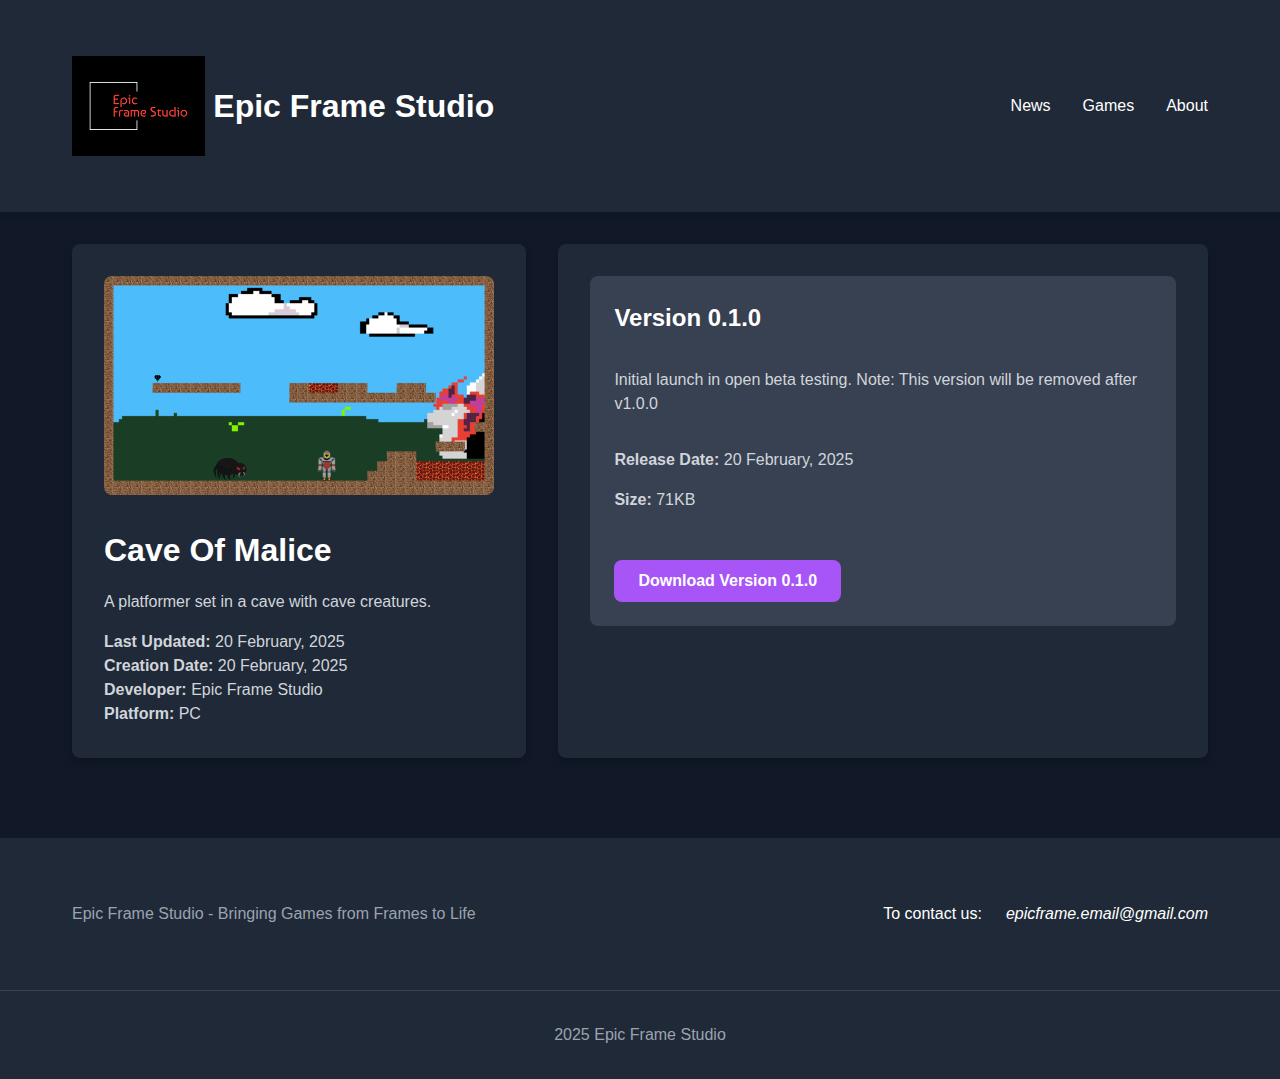
<file: Website/cave_of_malice.html>
<!DOCTYPE html>
<html lang="en">

<head>
    <meta charset="UTF-8">
    <meta name="viewport" content="width=device-width, initial-scale=1.0">
    <title>Epic Frame Studio - Game Versions</title>
    <style>
        :root {
            --color-purple: #a855f7;
            --color-gray-700: #374151;
            --color-gray-800: #1f2937;
            --color-gray-900: #111827;
        }

        * {
            margin: 0;
            padding: 0;
            box-sizing: border-box;
        }

        body {
            font-family: -apple-system, BlinkMacSystemFont, "Segoe UI", Roboto, "Helvetica Neue", Arial, sans-serif;
            background-color: var(--color-gray-900);
            color: white;
            line-height: 1.5;
            /* display: flex;
            flex-direction: column;
            min-height: 100vh; */
        }

        .container {
          max-width: 1200px;
          margin: 0 auto;
          padding: 0 1rem;
        }

        header {
            background-color: var(--color-gray-800);
            padding: 1.5rem 0;
            box-shadow: 0 4px 6px -1px rgba(0, 0, 0, 0.1);
        }

        #header-id {
          justify-content: space-between;
        }

        .flex-between {
            display: flex;
            justify-content: space-between;
            align-items: center;
        }

        .logo-container {
            display: flex;
            align-items: center;
            gap: 0.5rem;
        }

        .game-controller {
            color: var(--color-purple);
        }

        .nav-links {
            display: none;
            list-style-type: none;
        }

        @media (min-width: 768px) {
            .nav-links {
                display: flex;
                gap: 2rem;
            }
        }

        .nav-links a {
            color: white;
            text-decoration: none;
            transition: color 0.3s;
        }

        .nav-links a:hover {
            color: var(--color-purple);
        }

        /* Layout */
        .container {
            display: flex;
            flex-wrap: wrap;
            justify-content: center;
            padding: 2rem;
            flex-grow: 1;
        }

        /* Left Side */
        .game-info {
            width: 40%;
            background-color: var(--color-gray-800);
            border-radius: 0.5rem;
            margin-right: 2rem;
            padding: 2rem;
            box-shadow: 0 4px 8px rgba(0, 0, 0, 0.2);
        }

        .game-info img {
            width: 100%;
            height: auto;
            border-radius: 0.5rem;
            margin-bottom: 1.5rem;
        }

        .game-info h1 {
            font-size: 2rem;
            font-weight: bold;
            margin-bottom: 1rem;
        }

        .game-info p {
            font-size: 1rem;
            color: #d1d5db;
        }

        .game-stats {
            font-size: 0.9rem;
            color: #9ca3af;
            margin-top: 1rem;
        }

        /* Right Side */
        .versions-list {
            width: 50%;
            background-color: var(--color-gray-800);
            border-radius: 0.5rem;
            padding: 2rem;
            box-shadow: 0 4px 8px rgba(0, 0, 0, 0.2);
            max-height: 80vh;
            overflow-y: auto;
            flex-grow: 1;
        }

        .version-card {
            margin-bottom: 2rem;
            padding: 1.5rem;
            background-color: var(--color-gray-700);
            border-radius: 0.5rem;
            transition: transform 0.3s;
            display: flex;
            flex-direction: column;
            gap: 1rem;
        }

        .version-card:hover {
            transform: scale(1.05);
        }

        .version-card h3 {
            font-size: 1.5rem;
            font-weight: bold;
            color: white;
            margin-bottom: 1rem;
        }

        .version-card p {
            color: #d1d5db;
            font-size: 1rem;
            margin-bottom: 1rem;
            word-wrap: break-word;
            white-space: normal;
        }

        .version-card .version-info {
            color: #9ca3af;
            font-size: 0.9rem;
            margin-bottom: 1rem;
        }

        .download-btn {
            background-color: var(--color-purple);
            color: white;
            border: none;
            padding: 0.75rem 1.5rem;
            font-size: 1rem;
            font-weight: bold;
            border-radius: 0.5rem;
            cursor: pointer;
            transition: background-color 0.3s;
            align-self: flex-start;
            min-width: 200px;
        }

        .download-btn:hover {
            background-color: #9333ea;
        }

        /* Footer */
        footer {
            background-color: var(--color-gray-800);
            padding: 2rem 0;
            margin-top: 3rem;
        }

        .footer-content {
            display: flex;
            flex-direction: column;
            align-items: center;
            gap: 1rem;
            margin-bottom: 2rem;
        }

        @media (min-width: 768px) {
            .footer-content {
                flex-direction: row;
                justify-content: space-between;
                text-align: center;
            }
        }

        .footer-info {
            text-align: center;
            color: #9ca3af;
        }

        .email {
            display: flex;
            gap: 1.5rem;
        }

        .footer-bottom {
            text-align: center;
            padding-top: 2rem;
            border-top: 1px solid var(--color-gray-700);
            color: #9ca3af;
        }

        /* Responsive */
        @media (max-width: 768px) {
            .container {
                flex-direction: column;
                align-items: center;
            }

            .game-info,
            .versions-list {
                width: 90%;
                margin-right: 0;
                margin-bottom: 2rem;
            }
        }
    </style>
</head>

<body>

    <header>
        <div id="header-id" class="container flex-between">
            <div class="logo-container">
                <img src="Assets/logo-1.png" alt="Logo" height="100px" width="auto">
                <h1>Epic Frame Studio</h1>
            </div>
            <nav>
                <ul class="nav-links">
                    <li><a href="index.html#newsSection">News</a></li>
                    <li><a href="index.html#gamesSection">Games</a></li>
                    <li><a href="index.html#aboutSection">About</a></li>
                </ul>
            </nav>
        </div>
    </header>

    <main>
        <div class="container">
            <div class="game-info">
                <img src="Assets/COM.png" alt="Cave Of Malice">
                <h1>Cave Of Malice</h1>
                <p>A platformer set in a cave with cave creatures.</p>
                <div class="game-stats">
                    <p><strong>Last Updated:</strong> 20 February, 2025</p>
                    <p><strong>Creation Date:</strong> 20 February, 2025</p>
                    <p><strong>Developer:</strong> Epic Frame Studio</p>
                    <p><strong>Platform:</strong> PC</p>
                </div>
            </div>

            <div class="versions-list" id="versionsContainer">

            </div>
        </div>
    </main>

    <footer>
        <div class="container footer-content">
            <div class="footer-info">
                <p>Epic Frame Studio - Bringing Games from Frames to Life</p>
            </div>
            <div class="email">
                To contact us: <i>epicframe.email@gmail.com</i>
            </div>
        </div>
        <div class="footer-bottom">
            <p>2025 Epic Frame Studio</p>
        </div>
    </footer>
    <script src="script.js"></script>
    <script>
        renderVersions("Cave_Of_Malice");
    </script>
</body>

</html>
</file>
<file: style.css>
:root {
    --color-purple: #a855f7;
    --color-gray-700: #374151;
    --color-gray-800: #1f2937;
    --color-gray-900: #111827;
}

* {
    margin: 0;
    padding: 0;
    box-sizing: border-box;
}

body {
    font-family: -apple-system, BlinkMacSystemFont, "Segoe UI", Roboto, "Helvetica Neue", Arial, sans-serif;
    background-color: var(--color-gray-900);
    color: white;
    line-height: 1.5;
}

.container {
    max-width: 1200px;
    margin: 0 auto;
    padding: 0 1rem;
}

/* Header styles */
header {
    background-color: var(--color-gray-800);
    padding: 1.5rem 0;
    box-shadow: 0 4px 6px -1px rgba(0, 0, 0, 0.1);
}

.flex-between {
    display: flex;
    justify-content: space-between;
    align-items: center;
}

.logo-container {
    display: flex;
    align-items: center;
    gap: 0.5rem;
}

.game-controller {
    color: var(--color-purple);
}

.nav-links {
    display: none;
    list-style-type: none;
}

@media (min-width: 768px) {
    .nav-links {
        display: flex;
        gap: 2rem;
    }
}

.nav-links a {
    color: white;
    text-decoration: none;
    transition: color 0.3s;
}

.nav-links a:hover {
    color: var(--color-purple);
}

/* Main content */
main {
    padding: 2rem 0;
}

.section {
    margin-bottom: 4rem;
}

.section-header {
    display: flex;
    align-items: center;
    gap: 0.5rem;
    margin-bottom: 2rem;
}

.icon {
    color: var(--color-purple);
}

/* News grid */
.news-grid {
    display: grid;
    gap: 2rem;
    grid-template-columns: 1fr;
}

@media (min-width: 768px) {
    .news-grid {
        grid-template-columns: repeat(2, 1fr);
    }
}

.news-card, .sp-card {
    background-color: var(--color-gray-800);
    border-radius: 0.5rem;
    overflow: hidden;
    transition: transform 0.3s;
}

.news-card:hover, .sp-card:hover {
    transform: scale(1.05);
}

.news-image {
    width: 100%;
    height: 12rem;
    object-fit: cover;
}

.sp-image {
    width: 100%;
    /* height: 12rem; */
    object-fit: cover;
}

.news-content, .sp-content {
    padding: 1.5rem;
}

.news-date, .sp-date {
    color: #9ca3af;
    font-size: 0.875rem;
    margin-bottom: 1rem;
}

.sp-text {
    margin-bottom: 1rem;;
}

/* Games section */
.game-card {
    background-color: var(--color-gray-800);
    border-radius: 0.5rem;
    overflow: hidden;
    margin-bottom: 3rem;
}

@media (min-width: 768px) {
    .game-card {
        display: flex;
    }
}

.game-image {
    width: 100%;
    height: 100%;
    object-fit: cover;
}

@media (min-width: 768px) {
    .game-image-container {
        width: 33.333%;
    }
}

.game-details {
    padding: 1.5rem;
}

@media (min-width: 768px) {
    .game-details {
        width: 66.666%;
    }
}

.version-history {
    margin-top: 1.5rem;
}

.version-card {
    background-color: var(--color-gray-700);
    padding: 1rem;
    border-radius: 0.5rem;
    margin-bottom: 1rem;
}

.version-header {
    display: flex;
    justify-content: space-between;
    margin-bottom: 0.5rem;
}

.downloads {
    color: coral;
    text-decoration: none;
}

/* Footer styles */
footer {
    background-color: var(--color-gray-800);
    padding: 2rem 0;
}

.footer-content {
    display: flex;
    flex-direction: column;
    align-items: center;
    gap: 1rem;
    margin-bottom: 2rem;
}

@media (min-width: 768px) {
    .footer-content {
        flex-direction: row;
        justify-content: space-between;
    }
}

.footer-info {
    text-align: center;
    color: #9ca3af;
}

@media (min-width: 768px) {
    .footer-info {
        text-align: left;
    }
}

.social-links {
    display: flex;
    gap: 1.5rem;
}

.footer-bottom {
    text-align: center;
    padding-top: 2rem;
    border-top: 1px solid var(--color-gray-700);
    color: #9ca3af;
}
</file>
<file: countdown.css>
h1#title, .countdown-container {
    color: #ff5555;
    text-align: center;
    padding: 50px, 50px, 50px, 0px;
}
.countdown-container {
    display: flex;
    justify-content: center;
    align-items: center;
}
.countdown-frame {
    background-color: #61dafb;
    padding: 0px 15px 0px 15px;
    margin: 10px;
    border-radius: 5px;
    font-size: 4em;
}
.colon {
    font-size: 4em;
    margin: 0 10px;
    margin-bottom: 50px;
}
.countdown-label {
    font-size: 1.5em;
    margin-top: 10px;
}
</file>
<file: Website/style.css>
:root {
    --color-purple: #a855f7;
    --color-gray-700: #374151;
    --color-gray-800: #1f2937;
    --color-gray-900: #111827;
}

* {
    margin: 0;
    padding: 0;
    box-sizing: border-box;
}

body {
    font-family: -apple-system, BlinkMacSystemFont, "Segoe UI", Roboto, "Helvetica Neue", Arial, sans-serif;
    background-color: var(--color-gray-900);
    color: white;
    line-height: 1.5;
}

.container {
    max-width: 1200px;
    margin: 0 auto;
    padding: 0 1rem;
}

/* Header styles */
header {
    background-color: var(--color-gray-800);
    padding: 1.5rem 0;
    box-shadow: 0 4px 6px -1px rgba(0, 0, 0, 0.1);
}

.flex-between {
    display: flex;
    justify-content: space-between;
    align-items: center;
}

.logo-container {
    display: flex;
    align-items: center;
    gap: 0.5rem;
}

.game-controller {
    color: var(--color-purple);
}

.nav-links {
    display: none;
    list-style-type: none;
}

@media (min-width: 768px) {
    .nav-links {
        display: flex;
        gap: 2rem;
    }
}

.nav-links a {
    color: white;
    text-decoration: none;
    transition: color 0.3s;
}

.nav-links a:hover {
    color: var(--color-purple);
}

/* Main content */
main {
    padding: 2rem 0;
}

.section {
    margin-bottom: 4rem;
}

.section-header {
    display: flex;
    align-items: center;
    gap: 0.5rem;
    margin-bottom: 2rem;
}

.icon {
    color: var(--color-purple);
}

/* News grid */
.news-grid {
    display: grid;
    gap: 2rem;
    grid-template-columns: 1fr;
}

@media (min-width: 768px) {
    .news-grid {
        grid-template-columns: repeat(2, 1fr);
    }
}

.news-card {
    background-color: var(--color-gray-800);
    border-radius: 0.5rem;
    overflow: hidden;
    transition: transform 0.3s;
}

.news-card:hover {
    transform: scale(1.05);
}

.news-image {
    width: 100%;
    height: 12rem;
    object-fit: cover;
}

.news-content {
    padding: 1.5rem;
}

.news-date {
    color: #9ca3af;
    font-size: 0.875rem;
    margin-bottom: 1rem;
}

/* Games section */
.game-card {
    background-color: var(--color-gray-800);
    border-radius: 0.5rem;
    overflow: hidden;
    margin-bottom: 3rem;
}

@media (min-width: 768px) {
    .game-card {
        display: flex;
    }
}

.game-image {
    width: 100%;
    height: 100%;
    object-fit: cover;
}

@media (min-width: 768px) {
    .game-image-container {
        width: 33.333%;
    }
}

.game-details {
    padding: 1.5rem;
}

@media (min-width: 768px) {
    .game-details {
        width: 66.666%;
    }
}

.version-history {
    margin-top: 1.5rem;
}

.version-card {
    background-color: var(--color-gray-700);
    padding: 1rem;
    border-radius: 0.5rem;
    margin-bottom: 1rem;
}

.version-header {
    display: flex;
    justify-content: space-between;
    margin-bottom: 0.5rem;
}

.downloads {
    color: coral;
    text-decoration: none;
}

/* Footer styles */
footer {
    background-color: var(--color-gray-800);
    padding: 2rem 0;
}

.footer-content {
    display: flex;
    flex-direction: column;
    align-items: center;
    gap: 1rem;
    margin-bottom: 2rem;
}

@media (min-width: 768px) {
    .footer-content {
        flex-direction: row;
        justify-content: space-between;
    }
}

.footer-info {
    text-align: center;
    color: #9ca3af;
}

@media (min-width: 768px) {
    .footer-info {
        text-align: left;
    }
}

.social-links {
    display: flex;
    gap: 1.5rem;
}

.footer-bottom {
    text-align: center;
    padding-top: 2rem;
    border-top: 1px solid var(--color-gray-700);
    color: #9ca3af;
}
</file>
